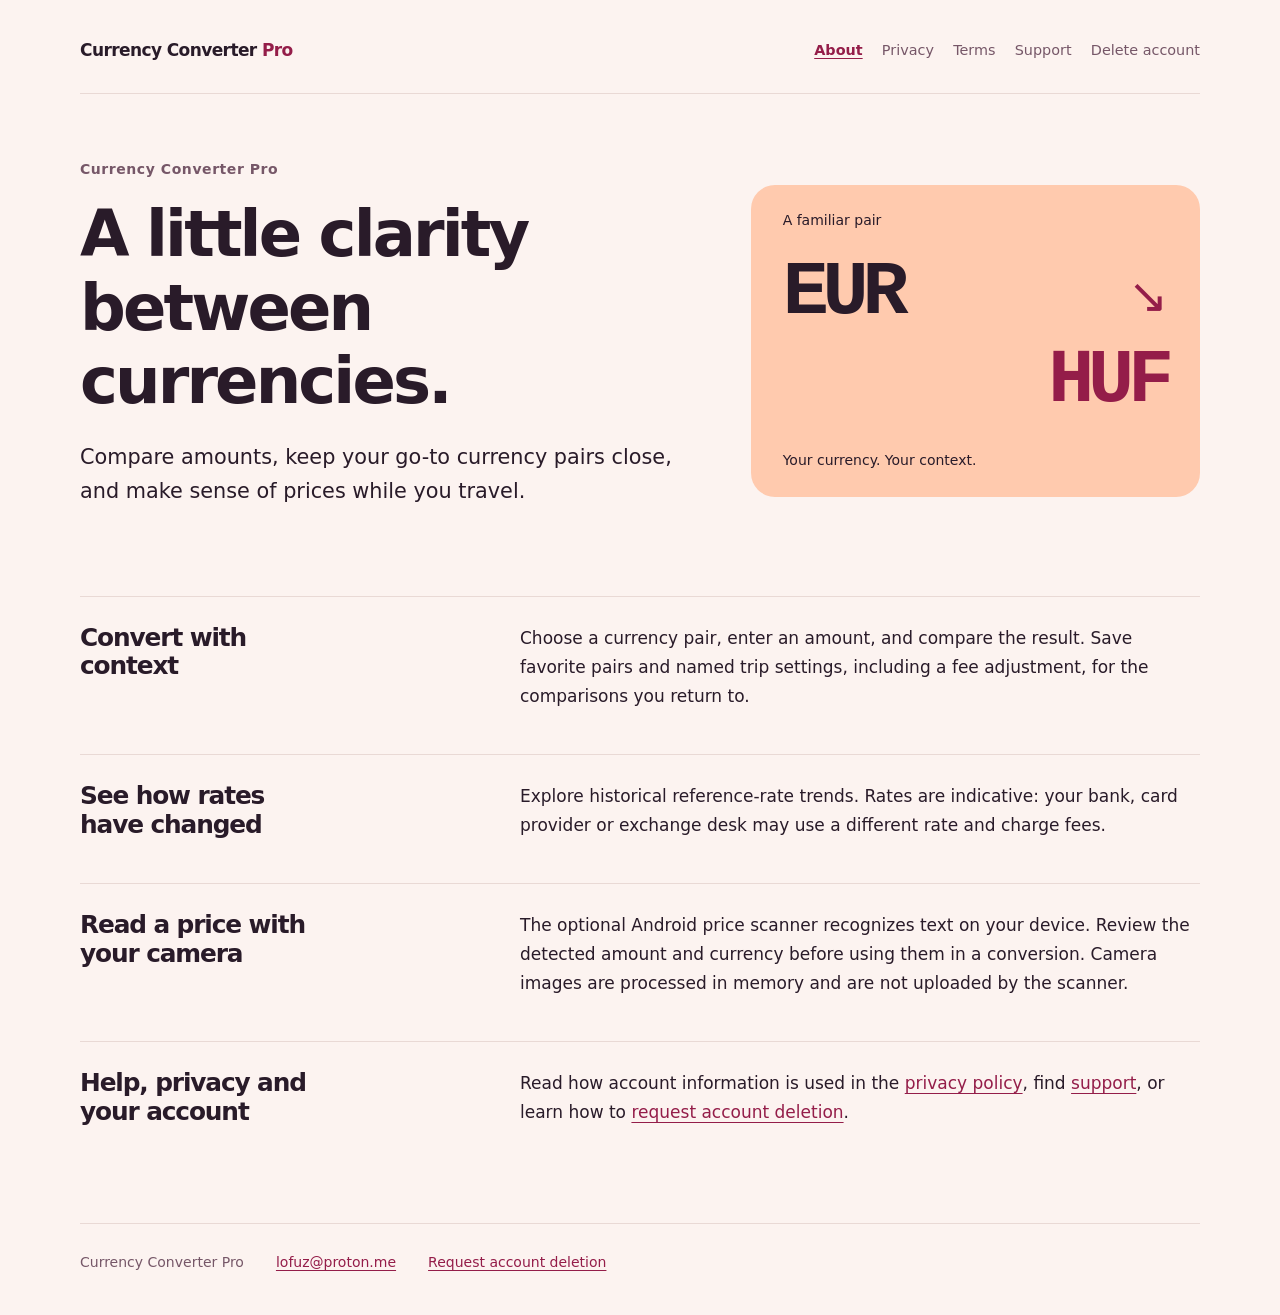
<file: index.html>
<!doctype html>
<html lang="en">
<head>
  <meta charset="utf-8">
  <meta name="viewport" content="width=device-width, initial-scale=1">
  <meta name="description" content="About for Currency Converter Pro.">
  <title>About · Currency Converter Pro</title>
  <link rel="stylesheet" href="assets/site.css">
</head>
<body>
  <a class="skip-link" href="#main">Skip to content</a>
  <header class="site-header">
    <a class="brand" href="index.html">Currency Converter <span>Pro</span></a>
    <nav aria-label="Main navigation"><a href="index.html" aria-current="page">About</a>
<a href="privacy.html">Privacy</a>
<a href="terms.html">Terms</a>
<a href="support.html">Support</a>
<a href="delete-account.html">Delete account</a></nav>
  </header>
  <main id="main" tabindex="-1" class="about">
    <div class="about-intro"><div><p class="eyebrow">Currency Converter Pro</p><h1>A little clarity<br>between currencies.</h1><p class="lead">Compare amounts, keep your go-to currency pairs close, and make sense of prices while you travel.</p></div><div class="pair" aria-label="Example currency pair: euros to Hungarian forints"><span class="pair-label">A familiar pair</span><span class="pair-code">EUR</span><span class="pair-arrow" aria-hidden="true">↘</span><span class="pair-code pair-target">HUF</span><span class="pair-caption">Your currency. Your context.</span></div></div>
<section class="feature"><h2>Convert with context</h2><p>Choose a currency pair, enter an amount, and compare the result. Save favorite pairs and named trip settings, including a fee adjustment, for the comparisons you return to.</p></section>
<section class="feature"><h2>See how rates have changed</h2><p>Explore historical reference-rate trends. Rates are indicative: your bank, card provider or exchange desk may use a different rate and charge fees.</p></section>
<section class="feature"><h2>Read a price with your camera</h2><p>The optional Android price scanner recognizes text on your device. Review the detected amount and currency before using them in a conversion. Camera images are processed in memory and are not uploaded by the scanner.</p></section>
<section class="feature"><h2>Help, privacy and your account</h2><p>Read how account information is used in the <a href="privacy.html">privacy policy</a>, find <a href="support.html">support</a>, or learn how to <a href="delete-account.html">request account deletion</a>.</p></section>
  </main>
  <footer class="site-footer"><p>Currency Converter Pro</p><a href="mailto:lofuz@proton.me">lofuz@proton.me</a><a href="delete-account.html">Request account deletion</a></footer>
</body>
</html>
</file>
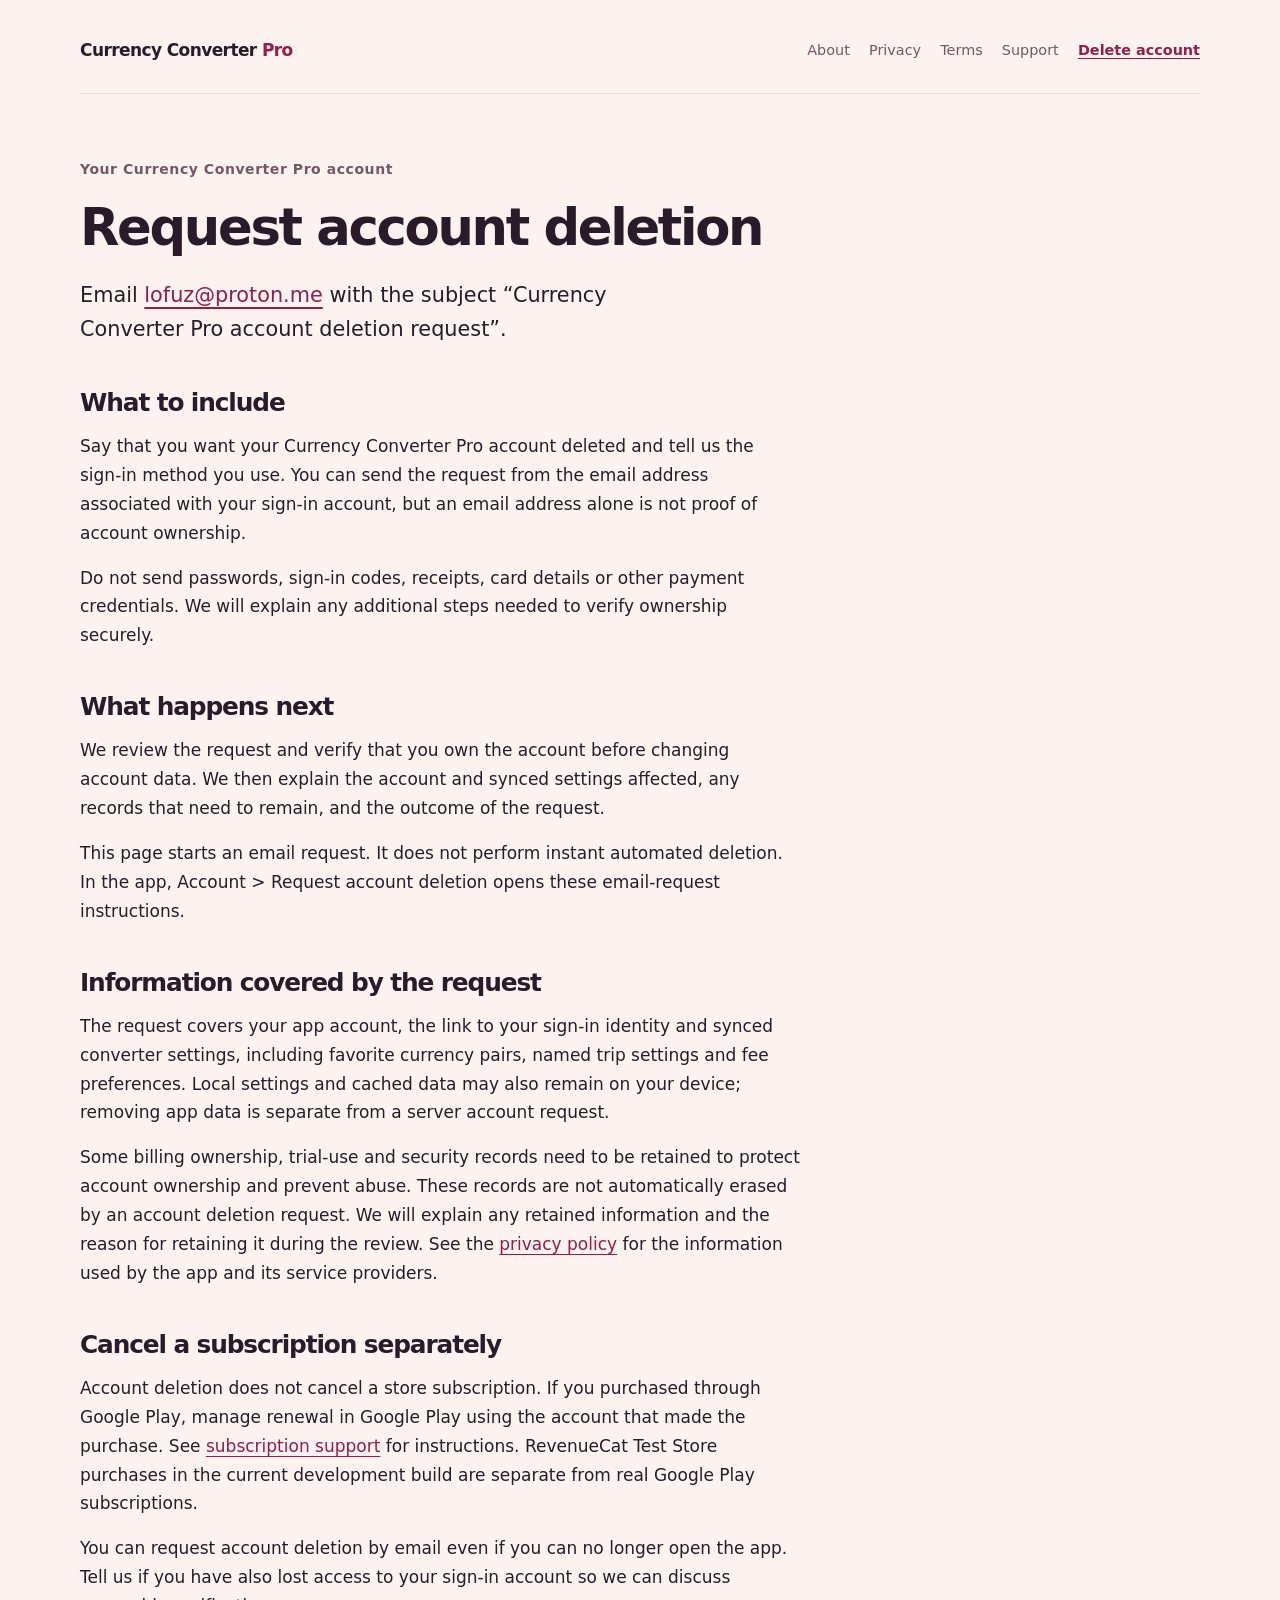
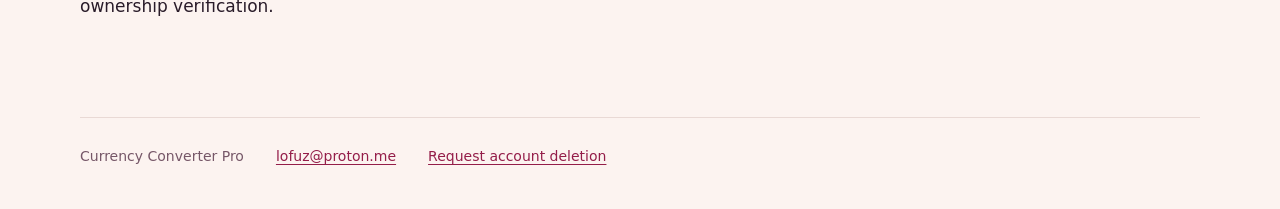
<file: delete-account.html>
<!doctype html>
<html lang="en">
<head>
  <meta charset="utf-8">
  <meta name="viewport" content="width=device-width, initial-scale=1">
  <meta name="description" content="Request account deletion for Currency Converter Pro.">
  <title>Request account deletion · Currency Converter Pro</title>
  <link rel="stylesheet" href="assets/site.css">
</head>
<body>
  <a class="skip-link" href="#main">Skip to content</a>
  <header class="site-header">
    <a class="brand" href="index.html">Currency Converter <span>Pro</span></a>
    <nav aria-label="Main navigation"><a href="index.html">About</a>
<a href="privacy.html">Privacy</a>
<a href="terms.html">Terms</a>
<a href="support.html">Support</a>
<a href="delete-account.html" aria-current="page">Delete account</a></nav>
  </header>
  <main id="main" tabindex="-1" class="document">
    <p class="eyebrow">Your Currency Converter Pro account</p><h1>Request account deletion</h1><p class="lead">Email <a href="mailto:lofuz@proton.me?subject=Currency%20Converter%20Pro%20account%20deletion%20request">lofuz@proton.me</a> with the subject “Currency Converter Pro account deletion request”.</p>
<section><h2>What to include</h2><p>Say that you want your Currency Converter Pro account deleted and tell us the sign-in method you use. You can send the request from the email address associated with your sign-in account, but an email address alone is not proof of account ownership.</p><p>Do not send passwords, sign-in codes, receipts, card details or other payment credentials. We will explain any additional steps needed to verify ownership securely.</p></section>
<section><h2>What happens next</h2><p>We review the request and verify that you own the account before changing account data. We then explain the account and synced settings affected, any records that need to remain, and the outcome of the request.</p><p>This page starts an email request. It does not perform instant automated deletion. In the app, Account &gt; Request account deletion opens these email-request instructions.</p></section>
<section><h2>Information covered by the request</h2><p>The request covers your app account, the link to your sign-in identity and synced converter settings, including favorite currency pairs, named trip settings and fee preferences. Local settings and cached data may also remain on your device; removing app data is separate from a server account request.</p><p>Some billing ownership, trial-use and security records need to be retained to protect account ownership and prevent abuse. These records are not automatically erased by an account deletion request. We will explain any retained information and the reason for retaining it during the review. See the <a href="privacy.html">privacy policy</a> for the information used by the app and its service providers.</p></section>
<section><h2>Cancel a subscription separately</h2><p>Account deletion does not cancel a store subscription. If you purchased through Google Play, manage renewal in Google Play using the account that made the purchase. See <a href="support.html">subscription support</a> for instructions. RevenueCat Test Store purchases in the current development build are separate from real Google Play subscriptions.</p><p>You can request account deletion by email even if you can no longer open the app. Tell us if you have also lost access to your sign-in account so we can discuss ownership verification.</p></section>
  </main>
  <footer class="site-footer"><p>Currency Converter Pro</p><a href="mailto:lofuz@proton.me">lofuz@proton.me</a><a href="delete-account.html">Request account deletion</a></footer>
</body>
</html>
</file>
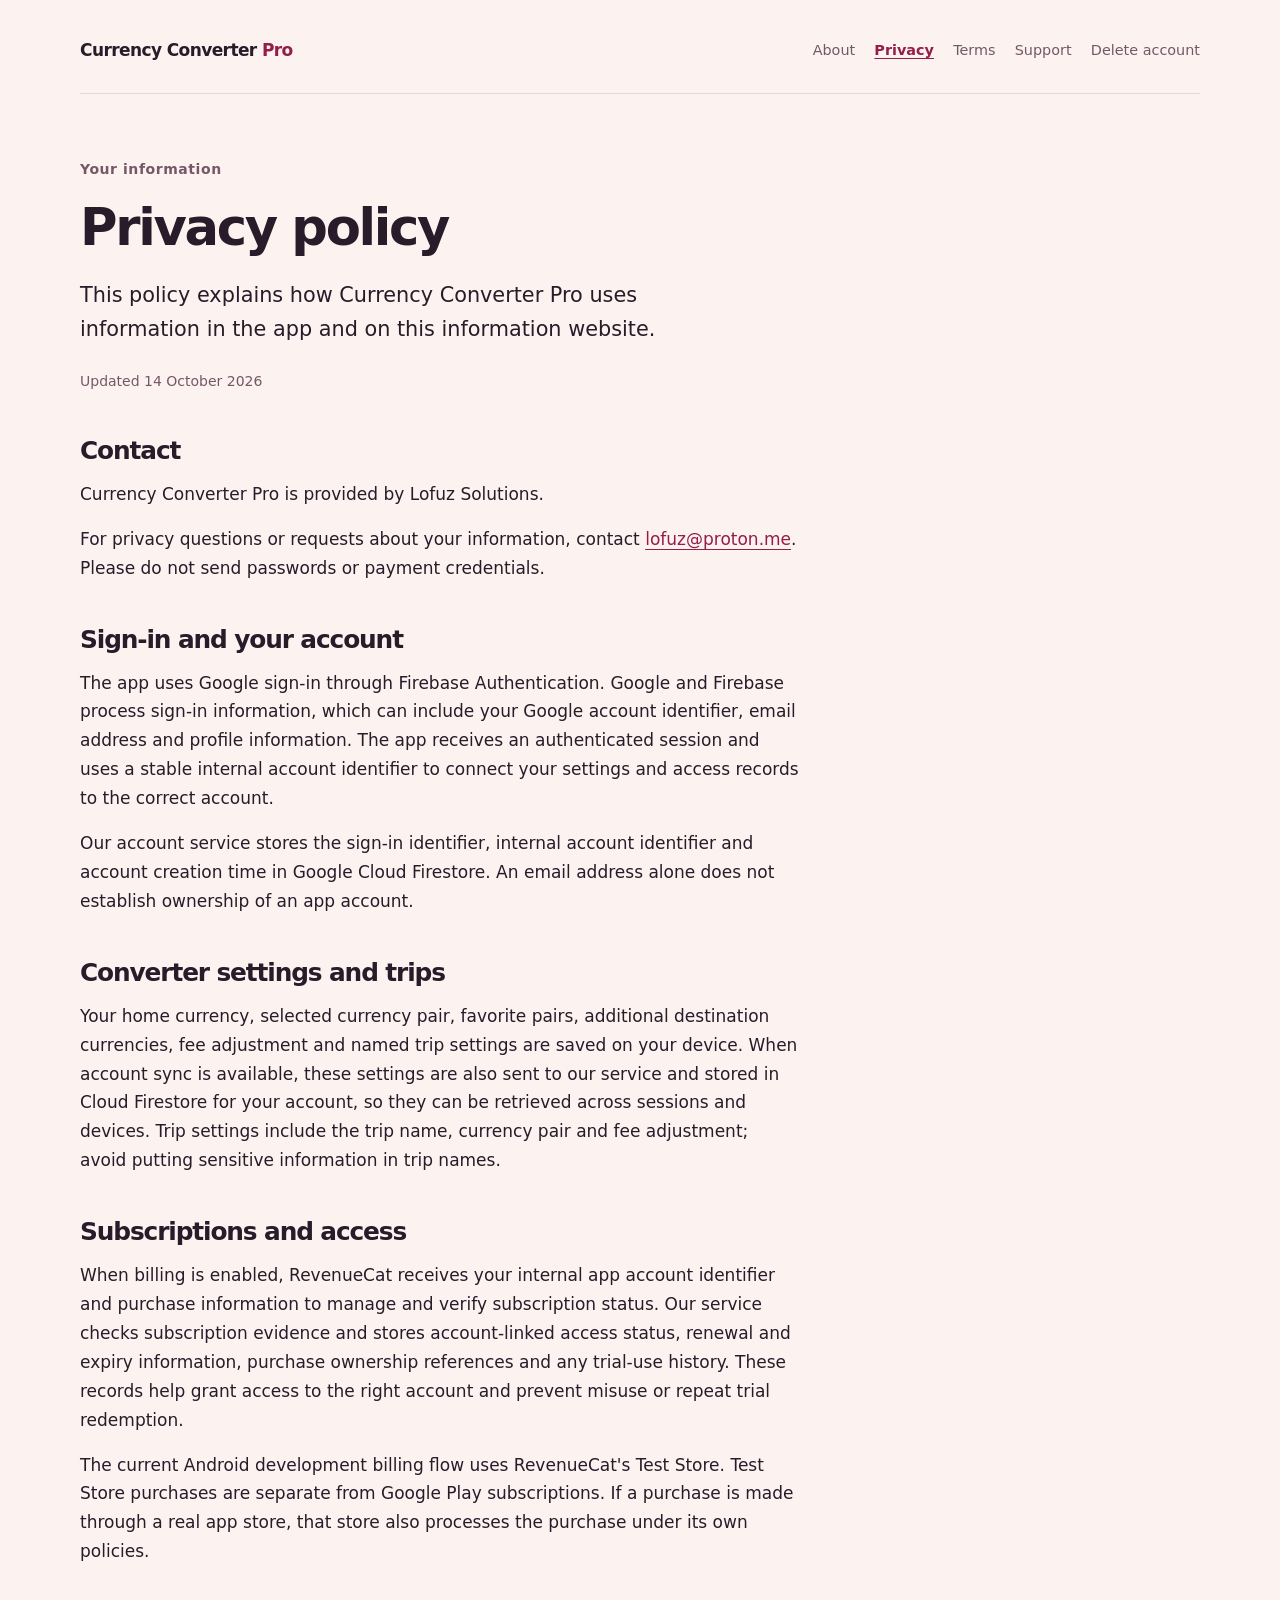
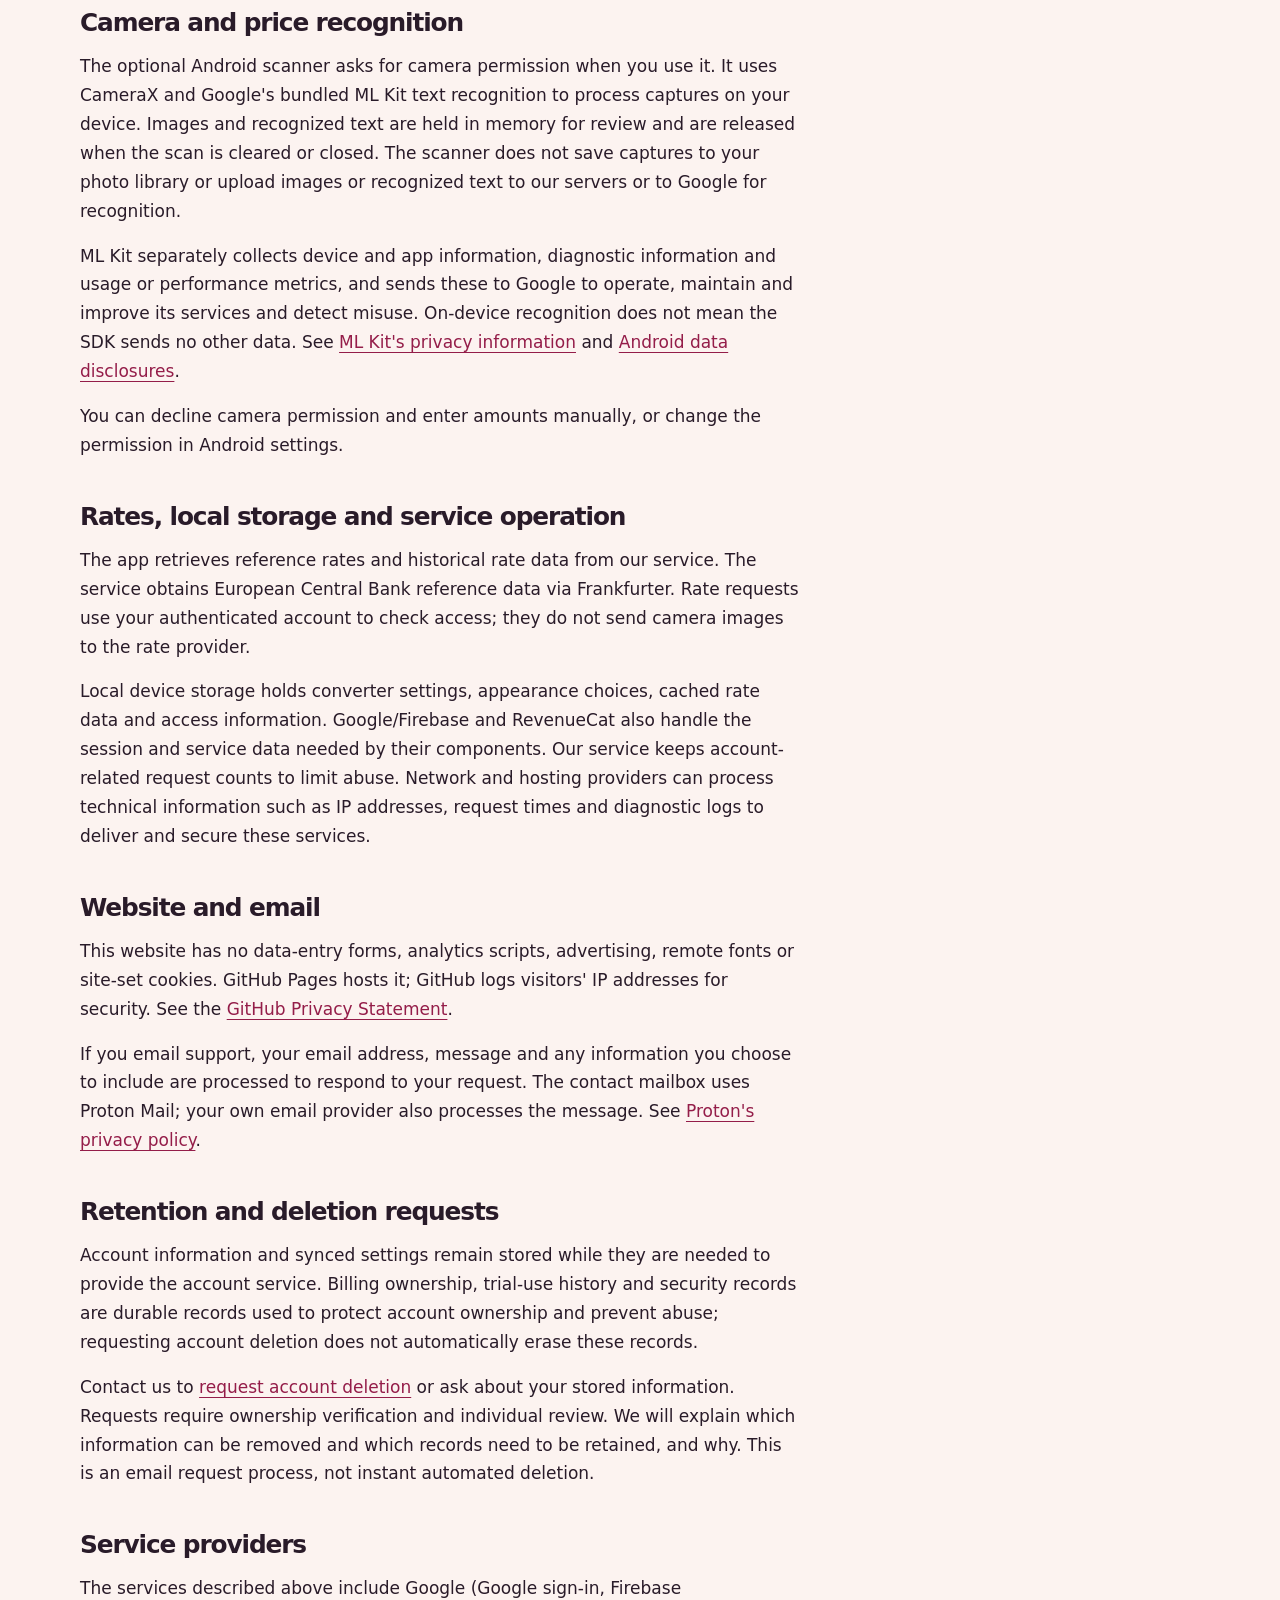
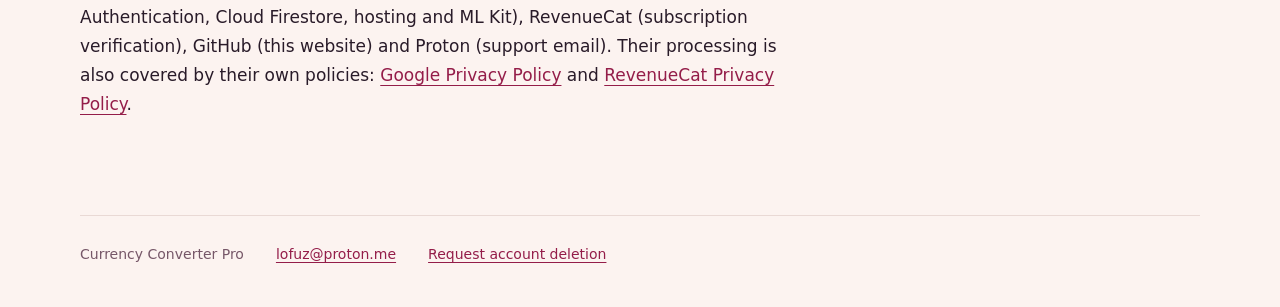
<file: privacy.html>
<!doctype html>
<html lang="en">
<head>
  <meta charset="utf-8">
  <meta name="viewport" content="width=device-width, initial-scale=1">
  <meta name="description" content="Privacy policy for Currency Converter Pro.">
  <title>Privacy policy · Currency Converter Pro</title>
  <link rel="stylesheet" href="assets/site.css">
</head>
<body>
  <a class="skip-link" href="#main">Skip to content</a>
  <header class="site-header">
    <a class="brand" href="index.html">Currency Converter <span>Pro</span></a>
    <nav aria-label="Main navigation"><a href="index.html">About</a>
<a href="privacy.html" aria-current="page">Privacy</a>
<a href="terms.html">Terms</a>
<a href="support.html">Support</a>
<a href="delete-account.html">Delete account</a></nav>
  </header>
  <main id="main" tabindex="-1" class="document">
    <p class="eyebrow">Your information</p><h1>Privacy policy</h1><p class="lead">This policy explains how Currency Converter Pro uses information in the app and on this information website.</p><p class="date">Updated 14 October 2026</p>
<section><h2>Contact</h2><p>Currency Converter Pro is provided by Lofuz Solutions.</p><p>For privacy questions or requests about your information, contact <a href="mailto:lofuz@proton.me">lofuz@proton.me</a>. Please do not send passwords or payment credentials.</p></section>
<section><h2>Sign-in and your account</h2><p>The app uses Google sign-in through Firebase Authentication. Google and Firebase process sign-in information, which can include your Google account identifier, email address and profile information. The app receives an authenticated session and uses a stable internal account identifier to connect your settings and access records to the correct account.</p><p>Our account service stores the sign-in identifier, internal account identifier and account creation time in Google Cloud Firestore. An email address alone does not establish ownership of an app account.</p></section>
<section><h2>Converter settings and trips</h2><p>Your home currency, selected currency pair, favorite pairs, additional destination currencies, fee adjustment and named trip settings are saved on your device. When account sync is available, these settings are also sent to our service and stored in Cloud Firestore for your account, so they can be retrieved across sessions and devices. Trip settings include the trip name, currency pair and fee adjustment; avoid putting sensitive information in trip names.</p></section>
<section><h2>Subscriptions and access</h2><p>When billing is enabled, RevenueCat receives your internal app account identifier and purchase information to manage and verify subscription status. Our service checks subscription evidence and stores account-linked access status, renewal and expiry information, purchase ownership references and any trial-use history. These records help grant access to the right account and prevent misuse or repeat trial redemption.</p><p>The current Android development billing flow uses RevenueCat's Test Store. Test Store purchases are separate from Google Play subscriptions. If a purchase is made through a real app store, that store also processes the purchase under its own policies.</p></section>
<section><h2>Camera and price recognition</h2><p>The optional Android scanner asks for camera permission when you use it. It uses CameraX and Google's bundled ML Kit text recognition to process captures on your device. Images and recognized text are held in memory for review and are released when the scan is cleared or closed. The scanner does not save captures to your photo library or upload images or recognized text to our servers or to Google for recognition.</p><p>ML Kit separately collects device and app information, diagnostic information and usage or performance metrics, and sends these to Google to operate, maintain and improve its services and detect misuse. On-device recognition does not mean the SDK sends no other data. See <a href="https://developers.google.com/ml-kit/terms">ML Kit's privacy information</a> and <a href="https://developers.google.com/ml-kit/android-data-disclosure">Android data disclosures</a>.</p><p>You can decline camera permission and enter amounts manually, or change the permission in Android settings.</p></section>
<section><h2>Rates, local storage and service operation</h2><p>The app retrieves reference rates and historical rate data from our service. The service obtains European Central Bank reference data via Frankfurter. Rate requests use your authenticated account to check access; they do not send camera images to the rate provider.</p><p>Local device storage holds converter settings, appearance choices, cached rate data and access information. Google/Firebase and RevenueCat also handle the session and service data needed by their components. Our service keeps account-related request counts to limit abuse. Network and hosting providers can process technical information such as IP addresses, request times and diagnostic logs to deliver and secure these services.</p></section>
<section><h2>Website and email</h2><p>This website has no data-entry forms, analytics scripts, advertising, remote fonts or site-set cookies. GitHub Pages hosts it; GitHub logs visitors' IP addresses for security. See the <a href="https://docs.github.com/en/site-policy/privacy-policies/github-general-privacy-statement">GitHub Privacy Statement</a>.</p><p>If you email support, your email address, message and any information you choose to include are processed to respond to your request. The contact mailbox uses Proton Mail; your own email provider also processes the message. See <a href="https://proton.me/legal/privacy">Proton's privacy policy</a>.</p></section>
<section><h2>Retention and deletion requests</h2><p>Account information and synced settings remain stored while they are needed to provide the account service. Billing ownership, trial-use history and security records are durable records used to protect account ownership and prevent abuse; requesting account deletion does not automatically erase these records.</p><p>Contact us to <a href="delete-account.html">request account deletion</a> or ask about your stored information. Requests require ownership verification and individual review. We will explain which information can be removed and which records need to be retained, and why. This is an email request process, not instant automated deletion.</p></section>
<section><h2>Service providers</h2><p>The services described above include Google (Google sign-in, Firebase Authentication, Cloud Firestore, hosting and ML Kit), RevenueCat (subscription verification), GitHub (this website) and Proton (support email). Their processing is also covered by their own policies: <a href="https://policies.google.com/privacy">Google Privacy Policy</a> and <a href="https://www.revenuecat.com/privacy/">RevenueCat Privacy Policy</a>.</p></section>
  </main>
  <footer class="site-footer"><p>Currency Converter Pro</p><a href="mailto:lofuz@proton.me">lofuz@proton.me</a><a href="delete-account.html">Request account deletion</a></footer>
</body>
</html>
</file>
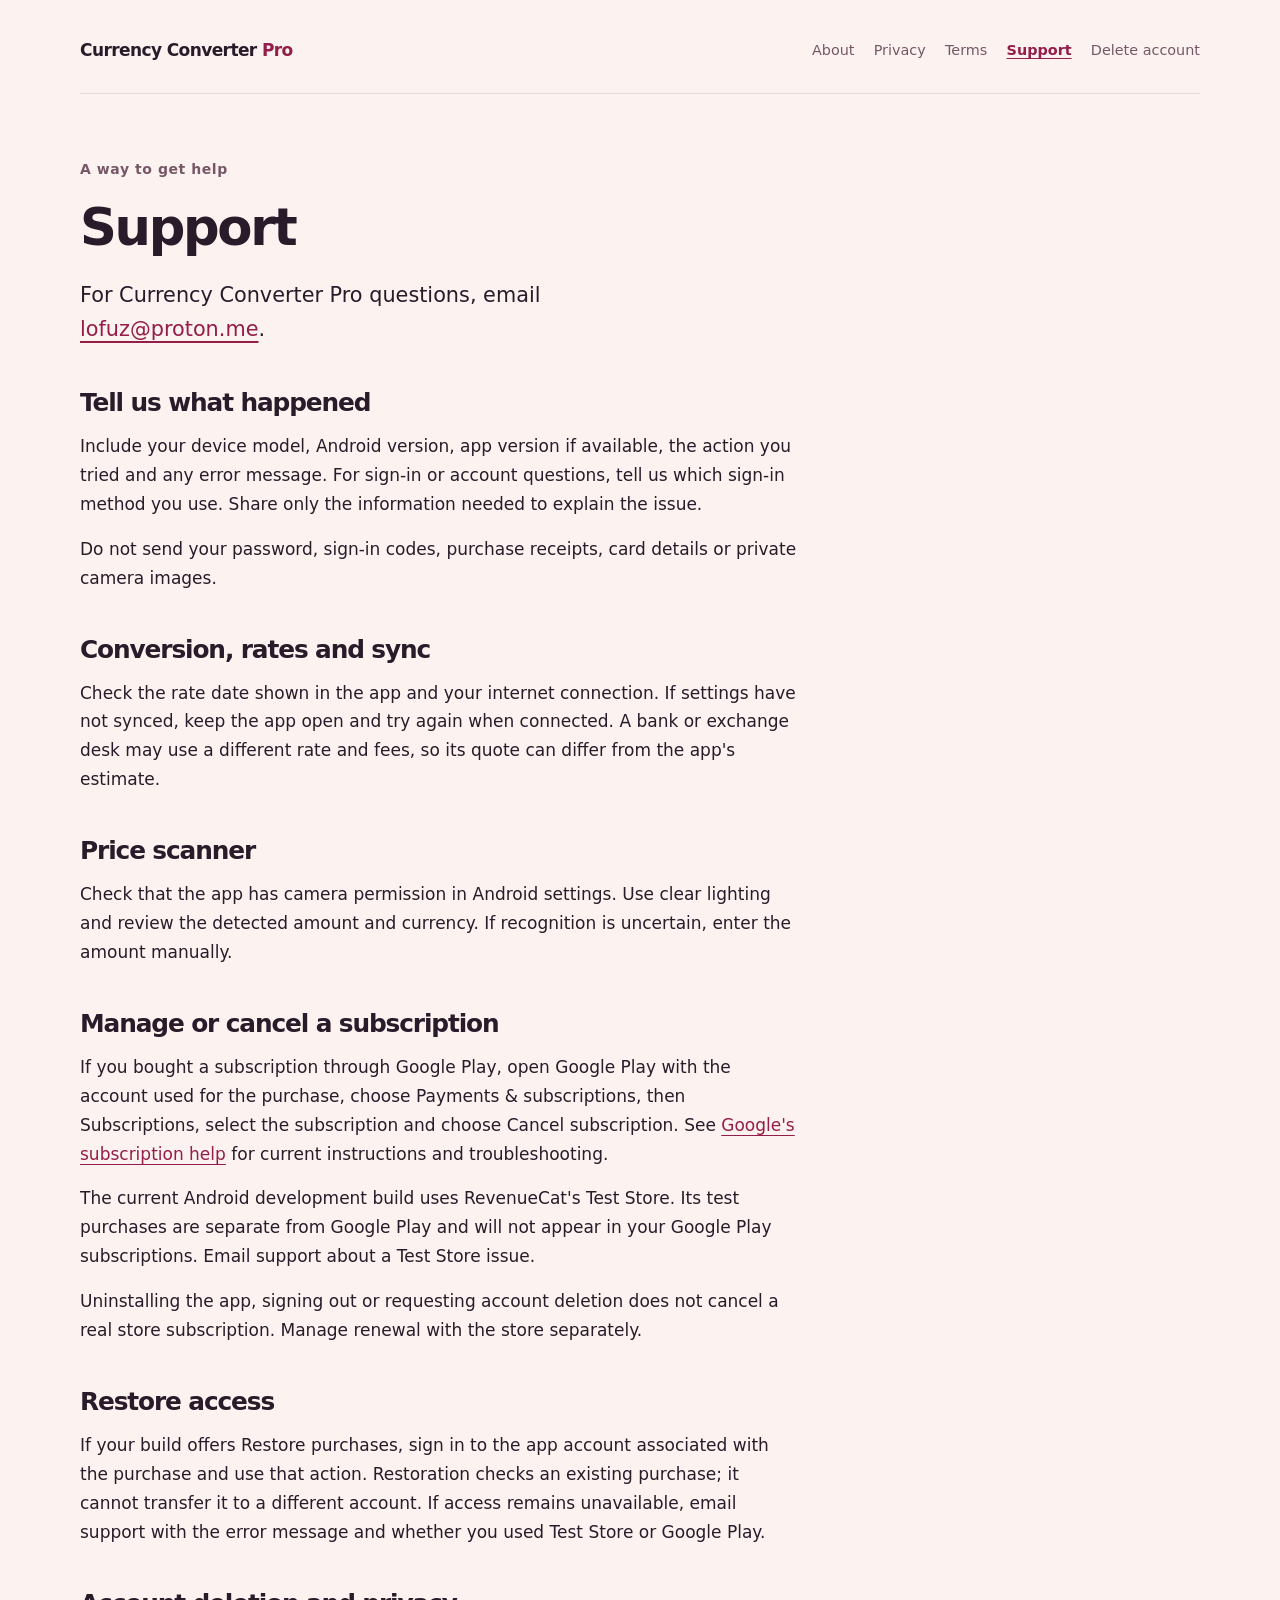
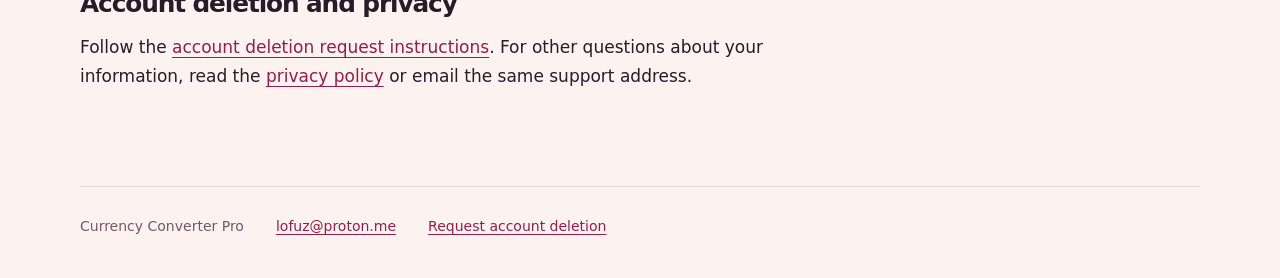
<file: support.html>
<!doctype html>
<html lang="en">
<head>
  <meta charset="utf-8">
  <meta name="viewport" content="width=device-width, initial-scale=1">
  <meta name="description" content="Support for Currency Converter Pro.">
  <title>Support · Currency Converter Pro</title>
  <link rel="stylesheet" href="assets/site.css">
</head>
<body>
  <a class="skip-link" href="#main">Skip to content</a>
  <header class="site-header">
    <a class="brand" href="index.html">Currency Converter <span>Pro</span></a>
    <nav aria-label="Main navigation"><a href="index.html">About</a>
<a href="privacy.html">Privacy</a>
<a href="terms.html">Terms</a>
<a href="support.html" aria-current="page">Support</a>
<a href="delete-account.html">Delete account</a></nav>
  </header>
  <main id="main" tabindex="-1" class="document">
    <p class="eyebrow">A way to get help</p><h1>Support</h1><p class="lead">For Currency Converter Pro questions, email <a href="mailto:lofuz@proton.me">lofuz@proton.me</a>.</p><section><h2>Tell us what happened</h2><p>Include your device model, Android version, app version if available, the action you tried and any error message. For sign-in or account questions, tell us which sign-in method you use. Share only the information needed to explain the issue.</p><p>Do not send your password, sign-in codes, purchase receipts, card details or private camera images.</p></section>
<section><h2>Conversion, rates and sync</h2><p>Check the rate date shown in the app and your internet connection. If settings have not synced, keep the app open and try again when connected. A bank or exchange desk may use a different rate and fees, so its quote can differ from the app's estimate.</p></section>
<section><h2>Price scanner</h2><p>Check that the app has camera permission in Android settings. Use clear lighting and review the detected amount and currency. If recognition is uncertain, enter the amount manually.</p></section>
<section><h2>Manage or cancel a subscription</h2><p>If you bought a subscription through Google Play, open Google Play with the account used for the purchase, choose Payments &amp; subscriptions, then Subscriptions, select the subscription and choose Cancel subscription. See <a href="https://support.google.com/googleplay/answer/7018481">Google's subscription help</a> for current instructions and troubleshooting.</p><p>The current Android development build uses RevenueCat's Test Store. Its test purchases are separate from Google Play and will not appear in your Google Play subscriptions. Email support about a Test Store issue.</p><p>Uninstalling the app, signing out or requesting account deletion does not cancel a real store subscription. Manage renewal with the store separately.</p></section>
<section><h2>Restore access</h2><p>If your build offers Restore purchases, sign in to the app account associated with the purchase and use that action. Restoration checks an existing purchase; it cannot transfer it to a different account. If access remains unavailable, email support with the error message and whether you used Test Store or Google Play.</p></section>
<section><h2>Account deletion and privacy</h2><p>Follow the <a href="delete-account.html">account deletion request instructions</a>. For other questions about your information, read the <a href="privacy.html">privacy policy</a> or email the same support address.</p></section>
  </main>
  <footer class="site-footer"><p>Currency Converter Pro</p><a href="mailto:lofuz@proton.me">lofuz@proton.me</a><a href="delete-account.html">Request account deletion</a></footer>
</body>
</html>
</file>
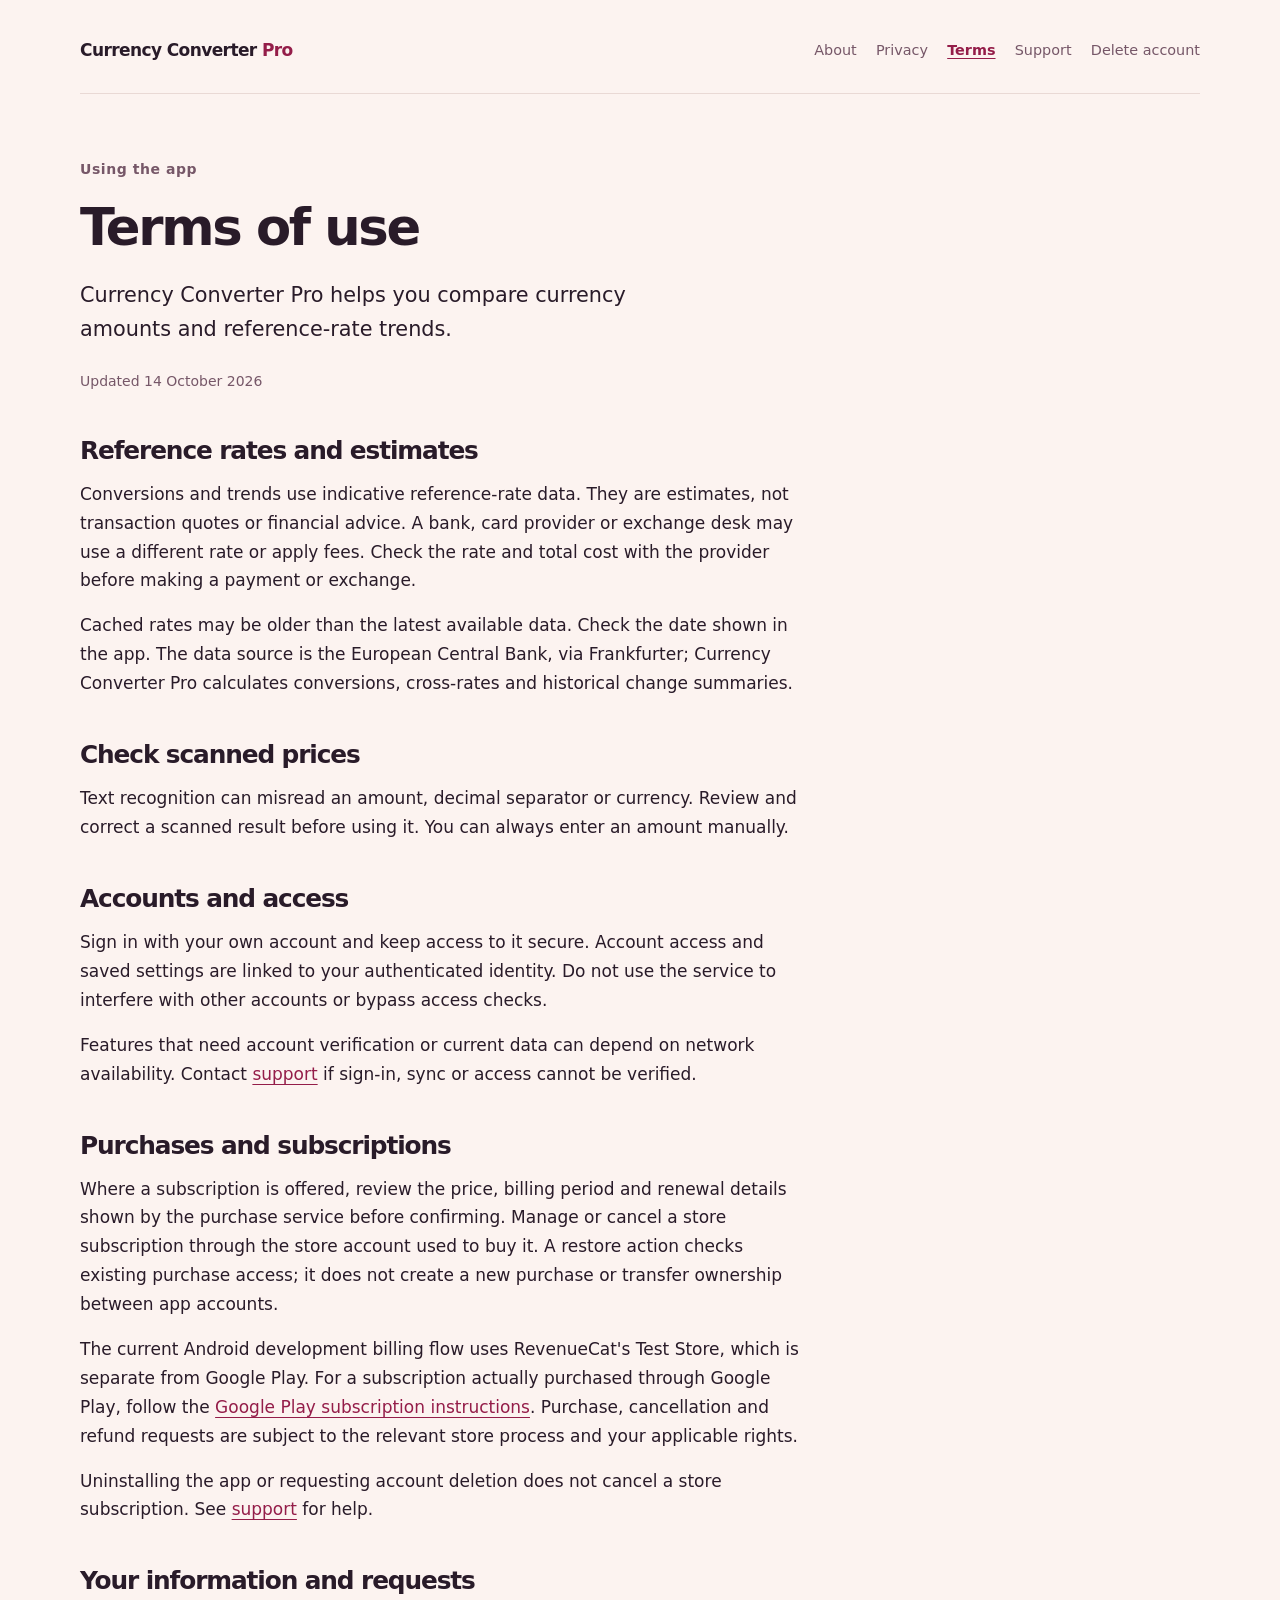
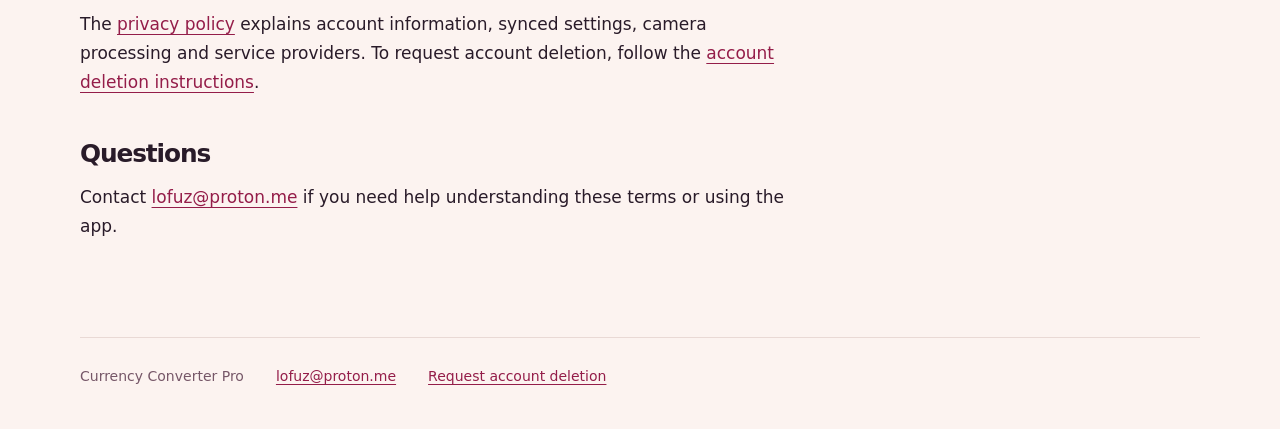
<file: terms.html>
<!doctype html>
<html lang="en">
<head>
  <meta charset="utf-8">
  <meta name="viewport" content="width=device-width, initial-scale=1">
  <meta name="description" content="Terms of use for Currency Converter Pro.">
  <title>Terms of use · Currency Converter Pro</title>
  <link rel="stylesheet" href="assets/site.css">
</head>
<body>
  <a class="skip-link" href="#main">Skip to content</a>
  <header class="site-header">
    <a class="brand" href="index.html">Currency Converter <span>Pro</span></a>
    <nav aria-label="Main navigation"><a href="index.html">About</a>
<a href="privacy.html">Privacy</a>
<a href="terms.html" aria-current="page">Terms</a>
<a href="support.html">Support</a>
<a href="delete-account.html">Delete account</a></nav>
  </header>
  <main id="main" tabindex="-1" class="document">
    <p class="eyebrow">Using the app</p><h1>Terms of use</h1><p class="lead">Currency Converter Pro helps you compare currency amounts and reference-rate trends.</p><p class="date">Updated 14 October 2026</p>
<section><h2>Reference rates and estimates</h2><p>Conversions and trends use indicative reference-rate data. They are estimates, not transaction quotes or financial advice. A bank, card provider or exchange desk may use a different rate or apply fees. Check the rate and total cost with the provider before making a payment or exchange.</p><p>Cached rates may be older than the latest available data. Check the date shown in the app. The data source is the European Central Bank, via Frankfurter; Currency Converter Pro calculates conversions, cross-rates and historical change summaries.</p></section>
<section><h2>Check scanned prices</h2><p>Text recognition can misread an amount, decimal separator or currency. Review and correct a scanned result before using it. You can always enter an amount manually.</p></section>
<section><h2>Accounts and access</h2><p>Sign in with your own account and keep access to it secure. Account access and saved settings are linked to your authenticated identity. Do not use the service to interfere with other accounts or bypass access checks.</p><p>Features that need account verification or current data can depend on network availability. Contact <a href="support.html">support</a> if sign-in, sync or access cannot be verified.</p></section>
<section><h2>Purchases and subscriptions</h2><p>Where a subscription is offered, review the price, billing period and renewal details shown by the purchase service before confirming. Manage or cancel a store subscription through the store account used to buy it. A restore action checks existing purchase access; it does not create a new purchase or transfer ownership between app accounts.</p><p>The current Android development billing flow uses RevenueCat's Test Store, which is separate from Google Play. For a subscription actually purchased through Google Play, follow the <a href="https://support.google.com/googleplay/answer/7018481">Google Play subscription instructions</a>. Purchase, cancellation and refund requests are subject to the relevant store process and your applicable rights.</p><p>Uninstalling the app or requesting account deletion does not cancel a store subscription. See <a href="support.html">support</a> for help.</p></section>
<section><h2>Your information and requests</h2><p>The <a href="privacy.html">privacy policy</a> explains account information, synced settings, camera processing and service providers. To request account deletion, follow the <a href="delete-account.html">account deletion instructions</a>.</p></section>
<section><h2>Questions</h2><p>Contact <a href="mailto:lofuz@proton.me">lofuz@proton.me</a> if you need help understanding these terms or using the app.</p></section>
  </main>
  <footer class="site-footer"><p>Currency Converter Pro</p><a href="mailto:lofuz@proton.me">lofuz@proton.me</a><a href="delete-account.html">Request account deletion</a></footer>
</body>
</html>
</file>
<file: assets/site.css>
/* Palette follows Currency Converter Pro's peach and plum theme. */
:root { color-scheme: light; --paper: #fcf3f0; --ink: #291b29; --muted: #765768; --peach: #ffcaae; --berry: #941d49; --line: #e9d9d5; }
* { box-sizing: border-box; }
html { scroll-padding-top: 1rem; }
body { margin: 0; background: var(--paper); color: var(--ink); font-family: "Segoe UI", system-ui, sans-serif; font-size: 1.0625rem; line-height: 1.7; }
a { color: var(--berry); text-underline-offset: .22em; text-decoration-thickness: .08em; overflow-wrap: anywhere; }
a:hover { text-decoration-thickness: .14em; }
a:focus-visible { outline: 3px solid var(--berry); outline-offset: 5px; border-radius: 2px; }
.skip-link { position: absolute; left: 1rem; top: -8rem; z-index: 2; background: var(--ink); color: var(--paper); padding: .6rem 1rem; }
.skip-link:focus { top: 1rem; }
.site-header, .site-footer, main { width: min(100% - 3rem, 1120px); margin-inline: auto; }
.site-header { padding-block: 2rem 1.5rem; border-bottom: 1px solid var(--line); display: flex; align-items: center; justify-content: space-between; gap: 1.5rem; flex-wrap: wrap; }
.brand { color: var(--ink); font-weight: 700; letter-spacing: -.035em; text-decoration: none; }
.brand span { color: var(--berry); }
nav { display: flex; gap: .3rem 1.2rem; flex-wrap: wrap; font-size: .9rem; }
nav a { color: var(--muted); padding-block: .4rem; text-decoration: none; }
nav a[aria-current="page"] { color: var(--berry); text-decoration: underline; font-weight: 700; }
main { padding-block: 4rem 5rem; }
main:focus { outline: none; }
.document { max-width: 720px; margin-left: max(1.5rem, calc((100% - 1120px)/2)); }
h1, h2 { font-family: "Trebuchet MS", "Segoe UI", system-ui, sans-serif; line-height: 1.15; letter-spacing: -.045em; }
h1 { margin: .6rem 0 1.4rem; font-size: clamp(2.5rem, 5vw, 4.5rem); font-weight: 700; }
.document h1 { font-size: clamp(2.25rem, 4vw, 3.6rem); }
h2 { font-size: 1.55rem; margin: 0 0 .9rem; }
p { margin: 0 0 1rem; }
.lead { font-size: 1.3rem; line-height: 1.6; max-width: 38rem; }
.eyebrow, .date { color: var(--muted); font-size: .875rem; }
.eyebrow { font-weight: 600; letter-spacing: .04em; }
.date { margin-top: 1.5rem; }
section { margin-top: 2.7rem; }
.about-intro { display: grid; grid-template-columns: 1.35fr 1fr; gap: 4rem; align-items: center; margin-bottom: 4.5rem; }
.pair { background: var(--peach); border-radius: 1.5rem; padding: 1.5rem 2rem; display: grid; grid-template-columns: 1fr auto; color: var(--ink); }
.pair-label, .pair-caption { grid-column: 1 / -1; font-size: .875rem; }
.pair-code { font-family: ui-monospace, "Cascadia Mono", Consolas, monospace; font-size: clamp(3rem, 6vw, 5.4rem); line-height: 1.15; letter-spacing: -.08em; font-weight: 600; margin-top: 1rem; }
.pair-arrow { font-size: 3rem; align-self: end; color: var(--berry); }
.pair-target { grid-column: 1 / -1; text-align: right; margin: 0 0 1.5rem; color: var(--berry); }
.feature { display: grid; grid-template-columns: 1fr 1.7fr; gap: 2.5rem; border-top: 1px solid var(--line); padding-top: 1.7rem; margin-top: 1.7rem; }
.feature h2 { max-width: 15rem; }
.site-footer { border-top: 1px solid var(--line); padding-block: 1.7rem 2.5rem; display: flex; flex-wrap: wrap; gap: .6rem 2rem; font-size: .875rem; }
.site-footer p { margin: 0; color: var(--muted); }
@media (max-width: 650px) {
  .site-header, .site-footer, main { width: calc(100% - 2rem); }
  .site-header { padding-top: 1.3rem; gap: .7rem; }
  nav { gap: .15rem 1rem; }
  main { padding-block: 2.5rem 3.5rem; }
  .document { margin-inline: auto; }
  .about-intro { grid-template-columns: 1fr; gap: 1.5rem; margin-bottom: 2.5rem; }
  .pair { max-width: 25rem; padding: 1.2rem 1.5rem; }
  .pair-code { font-size: 4rem; }
  .feature { grid-template-columns: 1fr; gap: .25rem; }
  .feature h2 { max-width: none; }
  .lead { font-size: 1.18rem; }
}
</file>
